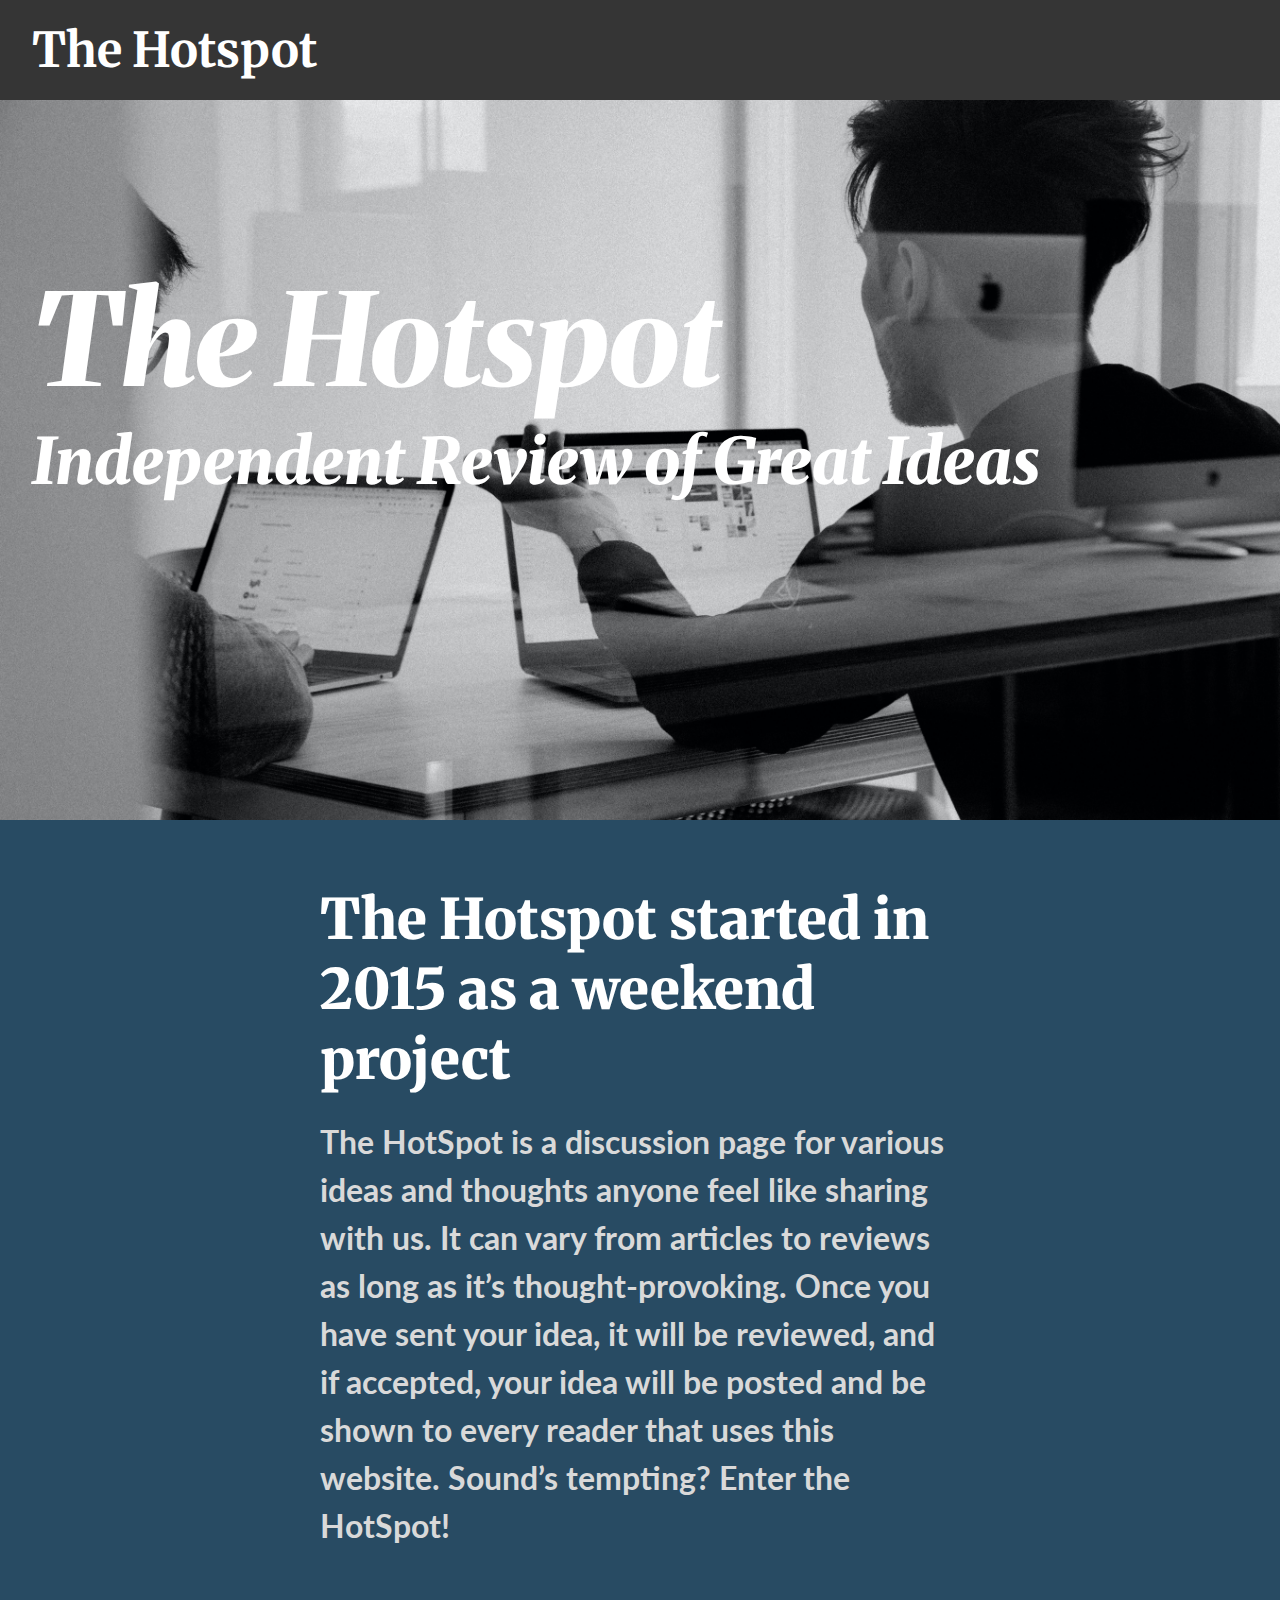
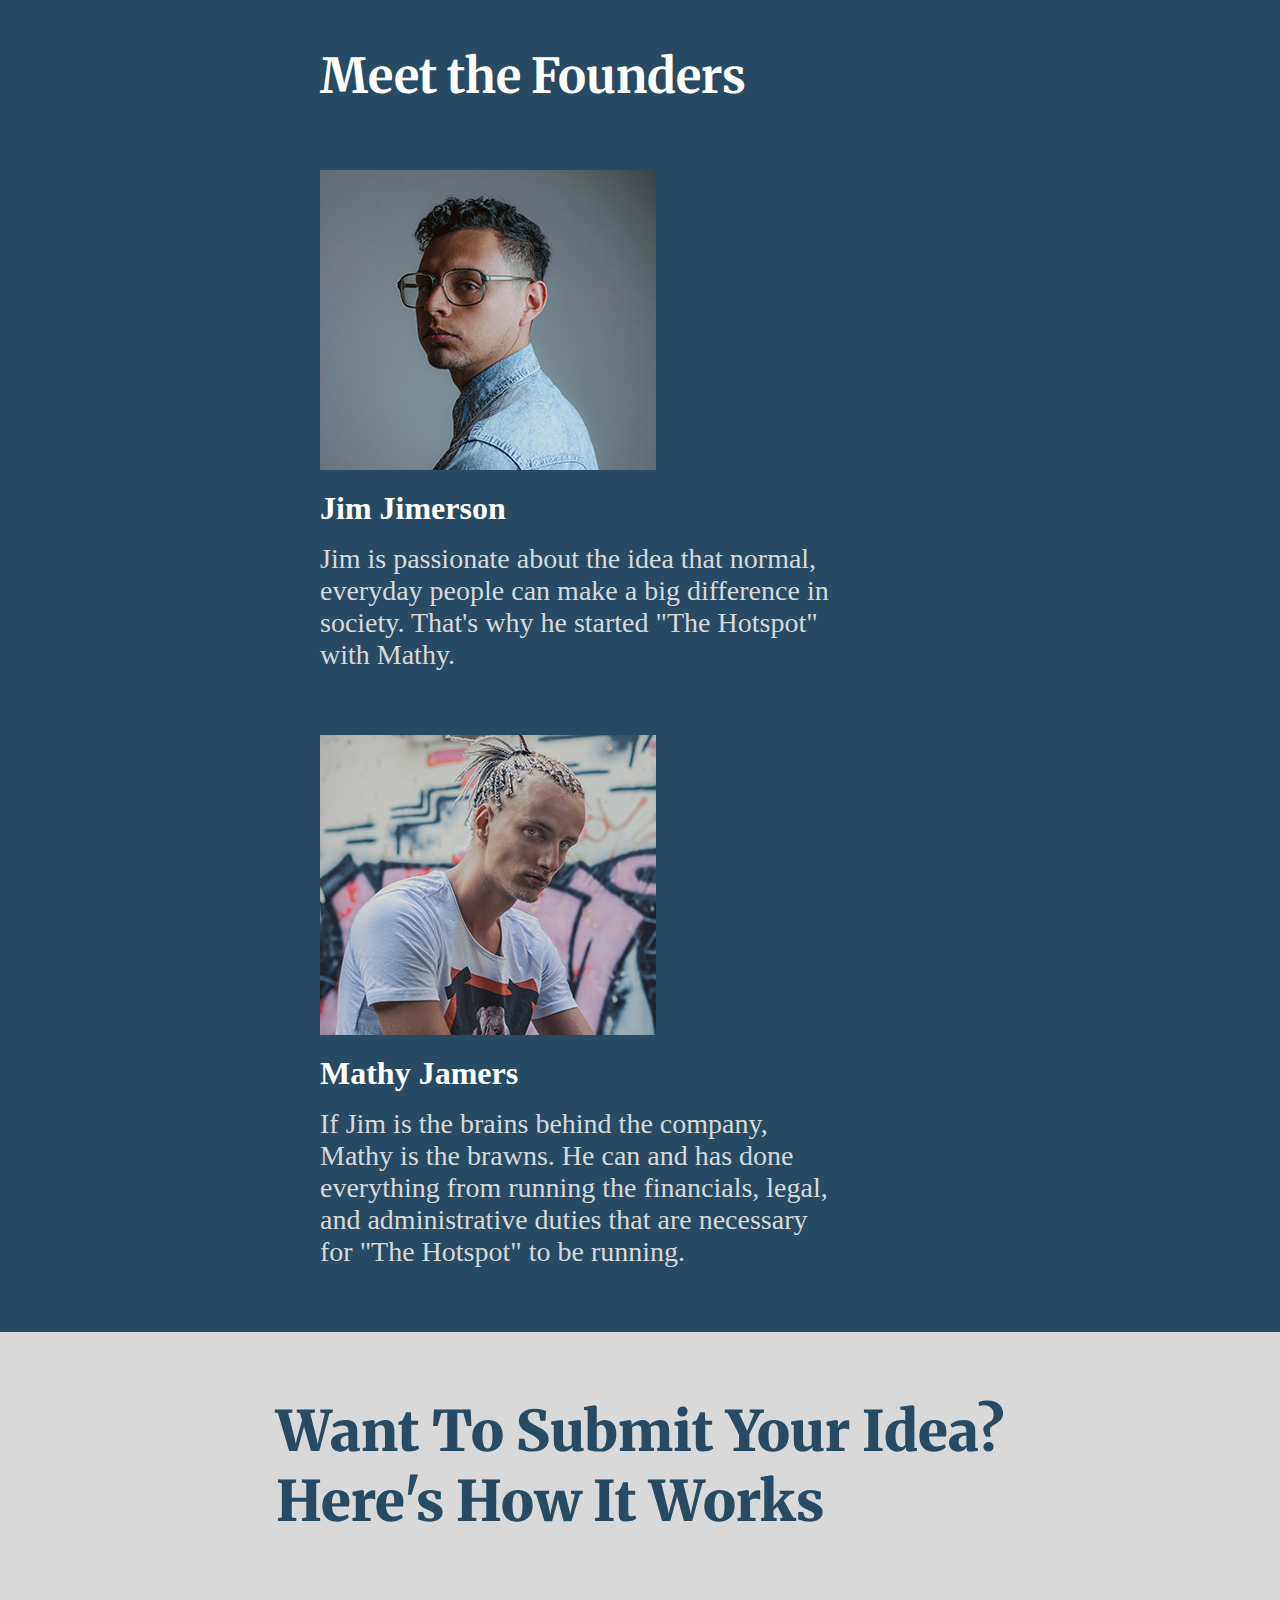
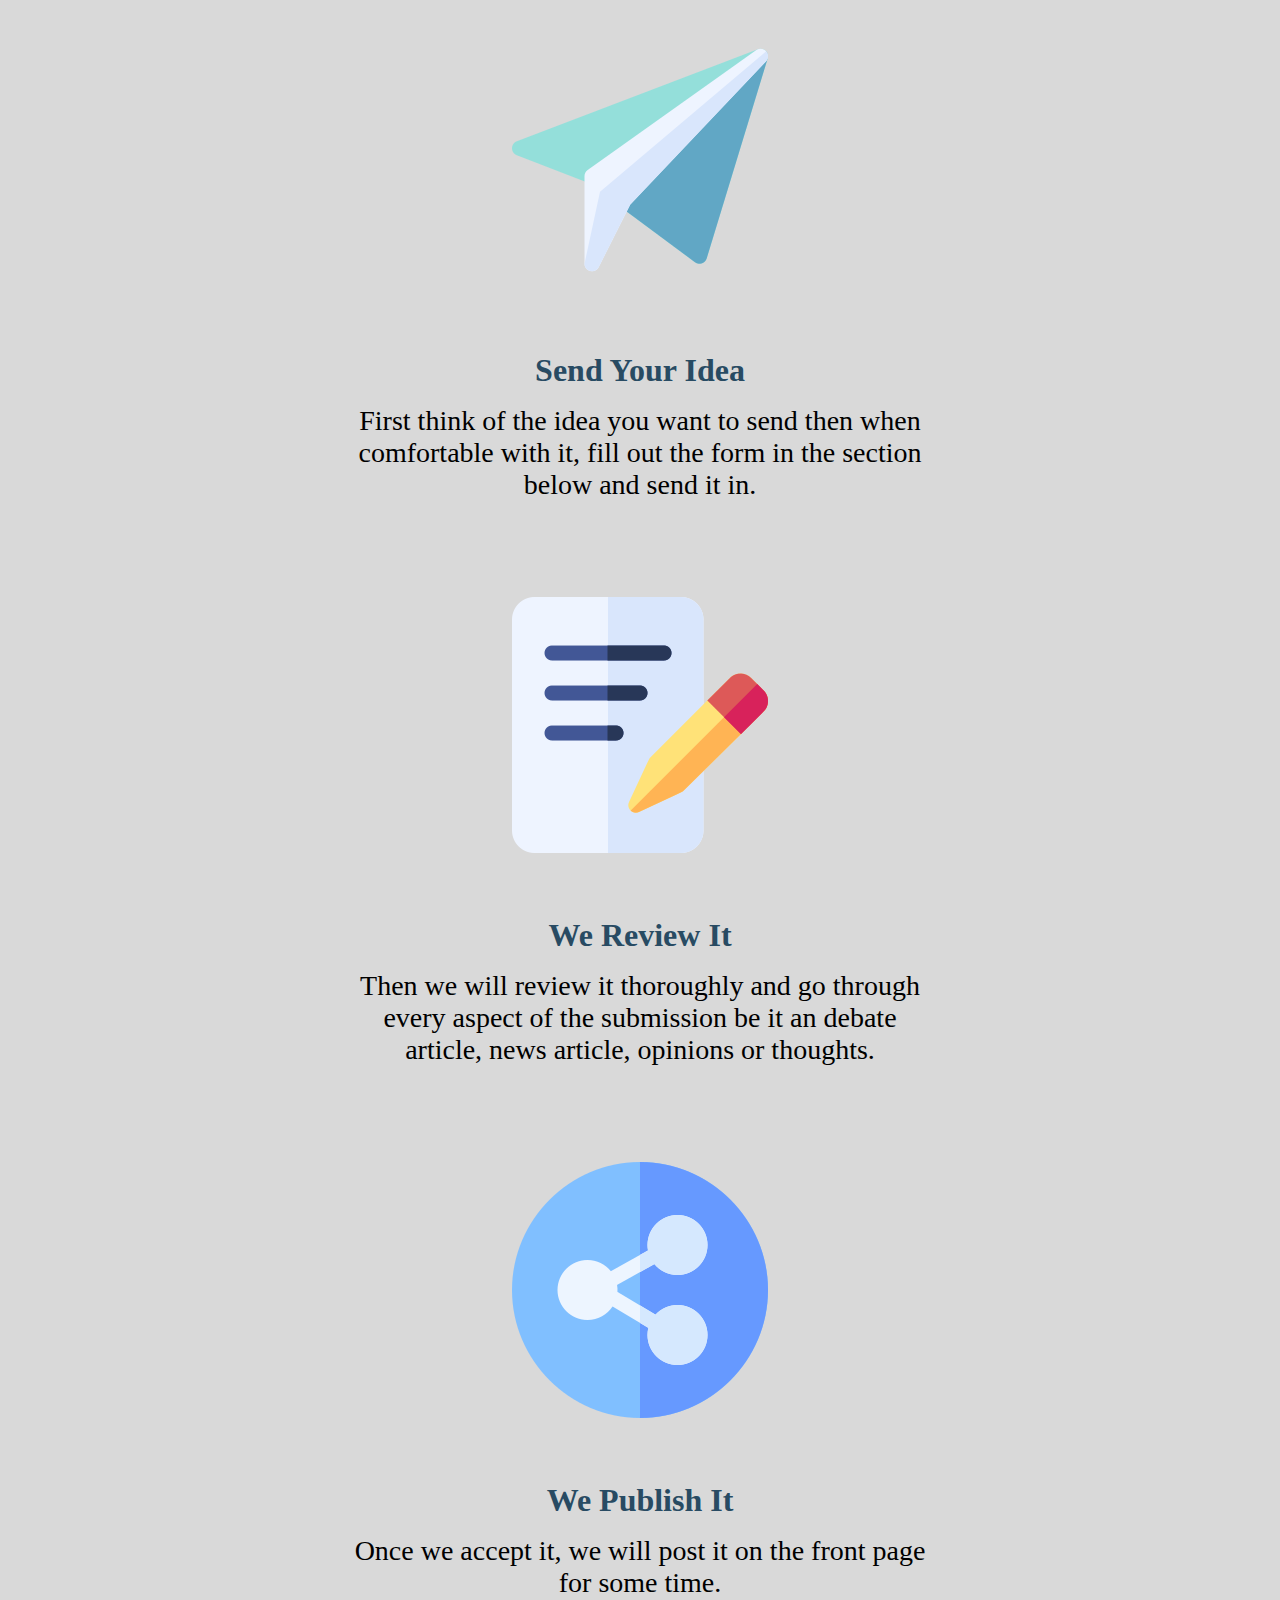
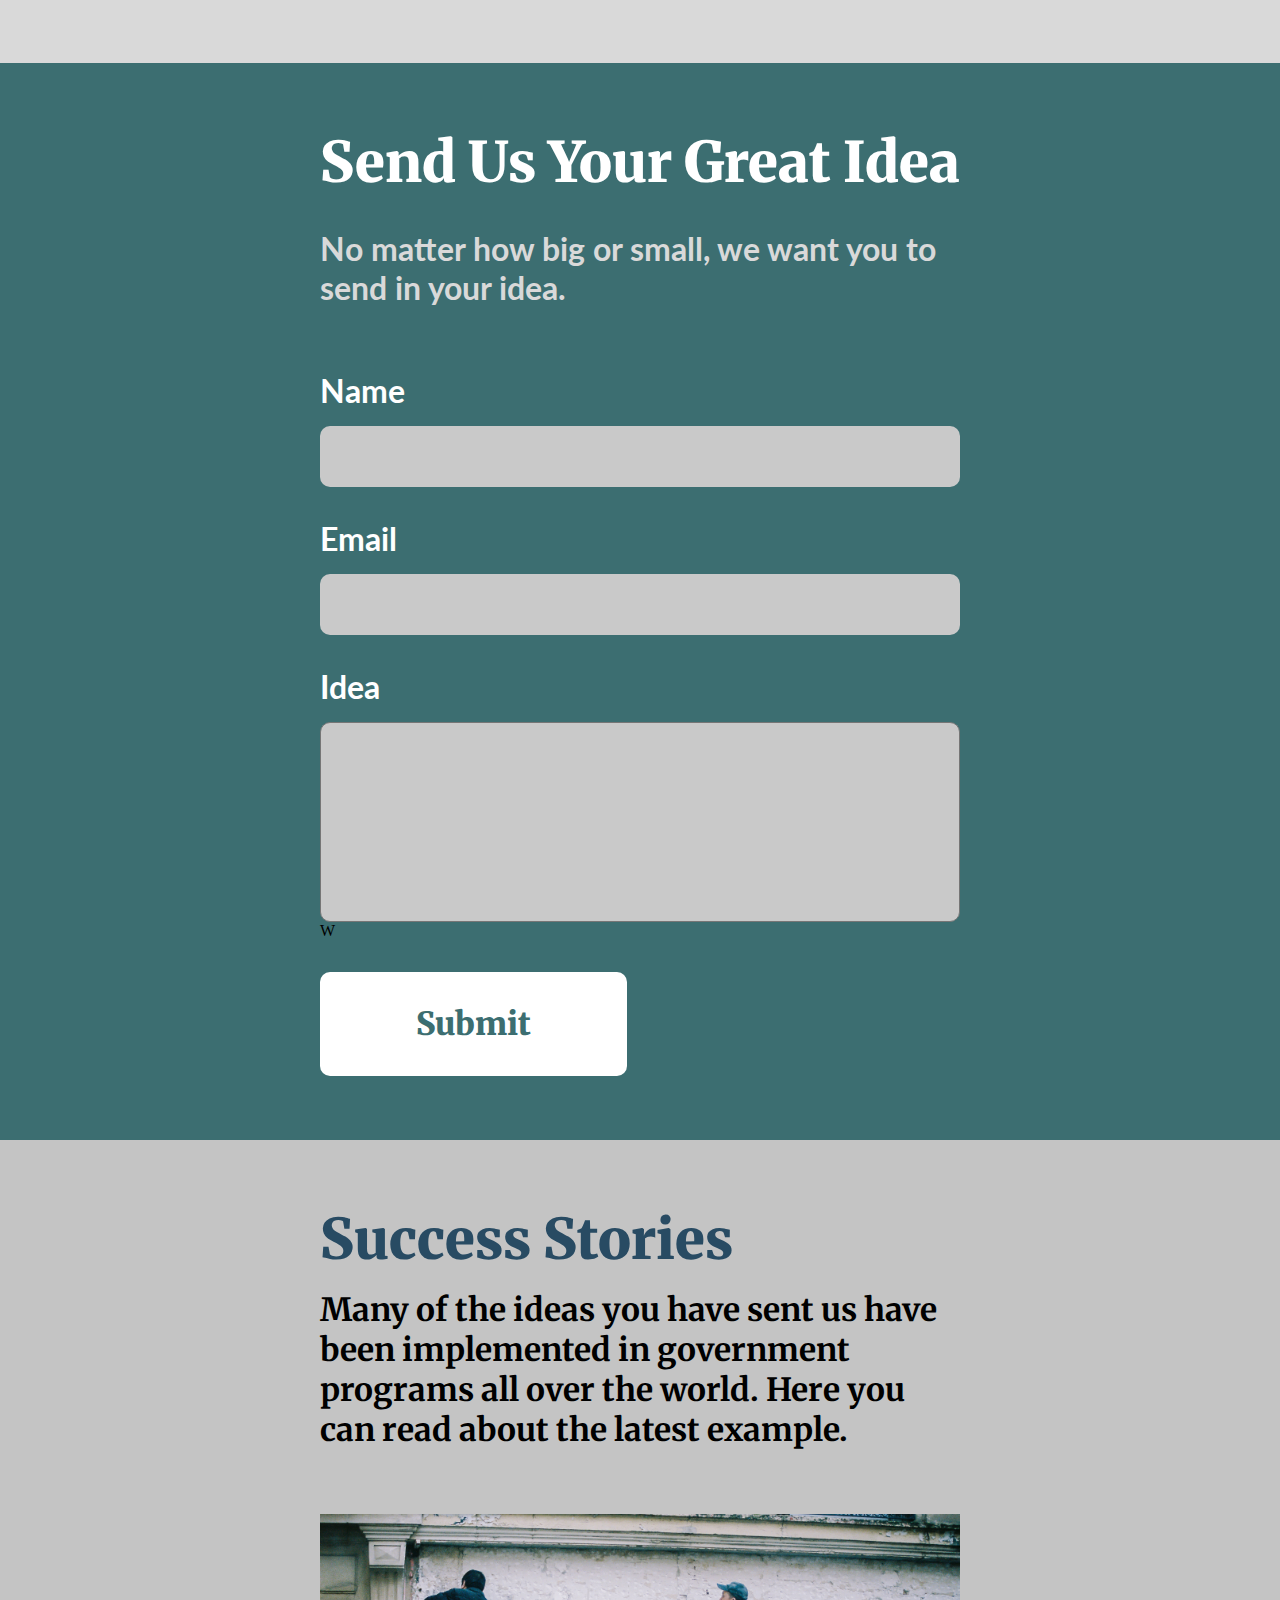
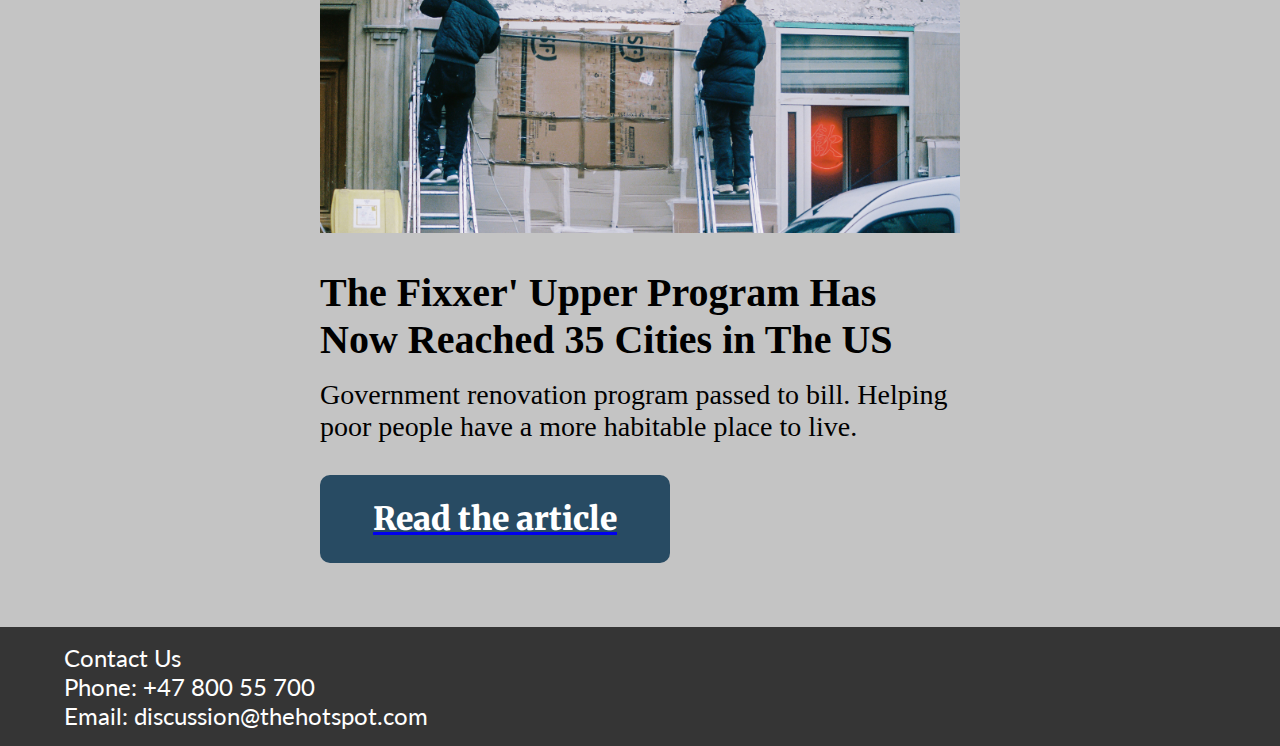
<file: index.html>
<!DOCTYPE html>

<html lang="en">
<head>
    <title>The Hotspot</title>
    <link rel="stylesheet" href="css/style.css">
    <meta charset="UTF-8">
    <meta name="viewport" content="width=device-width" , initial-scale="1.0">
    <!--Heading font-->
    <link href="https://fonts.googleapis.com/css2?family=Merriweather:ital,wght@0,900;1,400;1,700;1,900&display=swap"
        rel="stylesheet">
    <!--Paragraph font-->
    <link href="https://fonts.googleapis.com/css2?family=Lato&display=swap" rel="stylesheet">


</head>



<body>

<!--NAVIGATION-->



<header>
    <h2>The Hotspot</h2>
<nav>
    <ul>
    <li><a href="#hero-image-container">About us</a></li>
    <li><a href="#founders-container">Our story</a></li>
    <li><a href="#submit-container">How it works</a></li>
    <li><a href="#send-idea-container">Submit your idea</a></li>
    <li><a href="#success-stories-container">Success stories</a></li>
</ul>
</nav>
</header>


<main>



<!--HERO DISPLAY-->

<div id="hero-image-container">
    <div class="hero-image-text">
        <h1>The Hotspot</h1>
        <h2>Independent Review of Great Ideas<h2>

    </div>


</div>




<!--FOUNDERS CONTAINER-->

<div id="founders-container">
<div class="test-div">
    <h2>The Hotspot started in 2015 as a weekend project</h2>
    <p>The HotSpot is a discussion page for various ideas and thoughts anyone feel like sharing with us. It can vary from
    articles to reviews as long as it’s thought-provoking. Once you have sent your idea, it will be reviewed, and if
    accepted, your idea will be posted and be shown to every reader that uses this website. Sound’s tempting? Enter the
    HotSpot!</p>
    <h3 class="meet-founders">Meet the Founders</h3>

<div class="founders-image-container">
    <figure>
        <img class="founder-image-2" src="images/founder-1-lg.jpg" alt="picture-of-founder-1">
        <figcaption class="founders-name-1">Jim Jimerson</figcaption>
        <figcaption class="founders-description-1">Jim is passionate about the idea that normal, everyday people can make a big difference in society. That's why he started "The Hotspot" with Mathy. </figcaption>


    </figure>

    <figure>
        <img class="founder-image-2" src="images/founder-2-lg.jpg" alt="picture-of-founder-2">
        <figcaption class="founders-name-2">Mathy Jamers</figcaption>
        <figcaption class="founders-description-2">If Jim is the brains behind the company, Mathy is the brawns. He can and has done everything from running the financials, legal, and administrative duties that are necessary for "The Hotspot" to be running.</figcaption>


    </figure>
    </div>
    </div>
</div>




<!--SUBMIT YOUR IDEA-->

<div id="submit-container">
    <h2>Want To Submit Your Idea? <br/> Here's How It Works</h2>
<div class="submit-steps-container">
    <div class="submit-1-container">
<figure>
    <img class="submit-image-1" src="icons/send-256.png" alt="icon-of-airplane-to-indicate-submission-of-idea">
    <figcaption class="submit-name-1">Send Your Idea</figcaption>
    <figcaption class="submit-description-1">First think of the idea you want to send then when comfortable with it, fill out the form in the section below and send
    it in.</figcaption>
</figure>
</div>

<div class="submit-2-container">
<figure>
    <img    class="submit-image-2" src="icons/review-256png.png" alt="icon-of-notebook-to-indicate-review-process-of-ideas">
    <figcaption class="submit-name-2">We Review It</figcaption>
    <figcaption class="submit-description-2">Then we will review it thoroughly and go through every aspect of the submission be it an debate article, news article,
    opinions or thoughts.</figcaption>
</figure>
</div>

<div class="submit-3-container">
<figure>
    <img class="submit-image-3" src="icons/share-256.png" alt="icon-of-social-media-sharing-to-indicate-publishing-of-ideas">
    <figcaption class="submit-name-3">We Publish It</figcaption>
    <figcaption class="submit-description-3">Once we accept it, we will post it on the front page for some time.</figcaption>
</figure>
</div>


</div>
</div>






<!--SEND YOUR IDEA-->

<div id="send-idea-container">

<div class="form-headings">
    <h2>Send Us Your Great Idea</h2>
    <p>No matter how big or small, we want you to send in your idea.</p>

</div>

<form action="idea-submissions.html" method="GET" class="form-container">

<div class="contact-container">

<div class="name-container">
    <label for="name">Name</label>
    <input name="name" id="name" type="text" required>
</div>

<div class="email-container">
    <label for="email">Email</label>
    <input name="email" id="email" type="email" required>
</div>

</div>

<div class="idea-container">
    <label for="idea">Idea</label>
    <textarea id="idea" required ></textarea>
W
</div>

    <div class="button-container">
<button class="idea-button">Submit</button>

</div>
</form>
</div>


<!--SUCCESS STORIES-->

<div id="success-stories-container">
    <div class="success-stories-content">
        <div class="success-stories-content-left">
    <h2>Success Stories</h2>
    <h3>Many of the ideas you have sent us have been implemented in government programs all over the world. Here you can read about the latest example.</h3>
<figure>
    <img src="images/success story picture 1.jpg" alt="image-of-workers-renovating-house-as-cover-photo-for-article">
    <figcaption class="article-heading">The Fixxer' Upper Program Has Now Reached 35 Cities in The US</figcaption>
    <figcaption class="article-description">Government renovation program passed to bill. Helping poor people have a more habitable place to live.</figcaption>
</figure>
<div class="article-button-container">
<a class="article-link" href="pages/article.html"><button type="submit" class="article-button">Read the article</button></a>
    </div>
</div>

</div>
</div>


<footer>
    <p>Contact Us</p>
    <p>Phone: +47 800 55 700</p>
    <p>Email: discussion@thehotspot.com</p>
</footer>








</main>
</body>






</html>
</file>
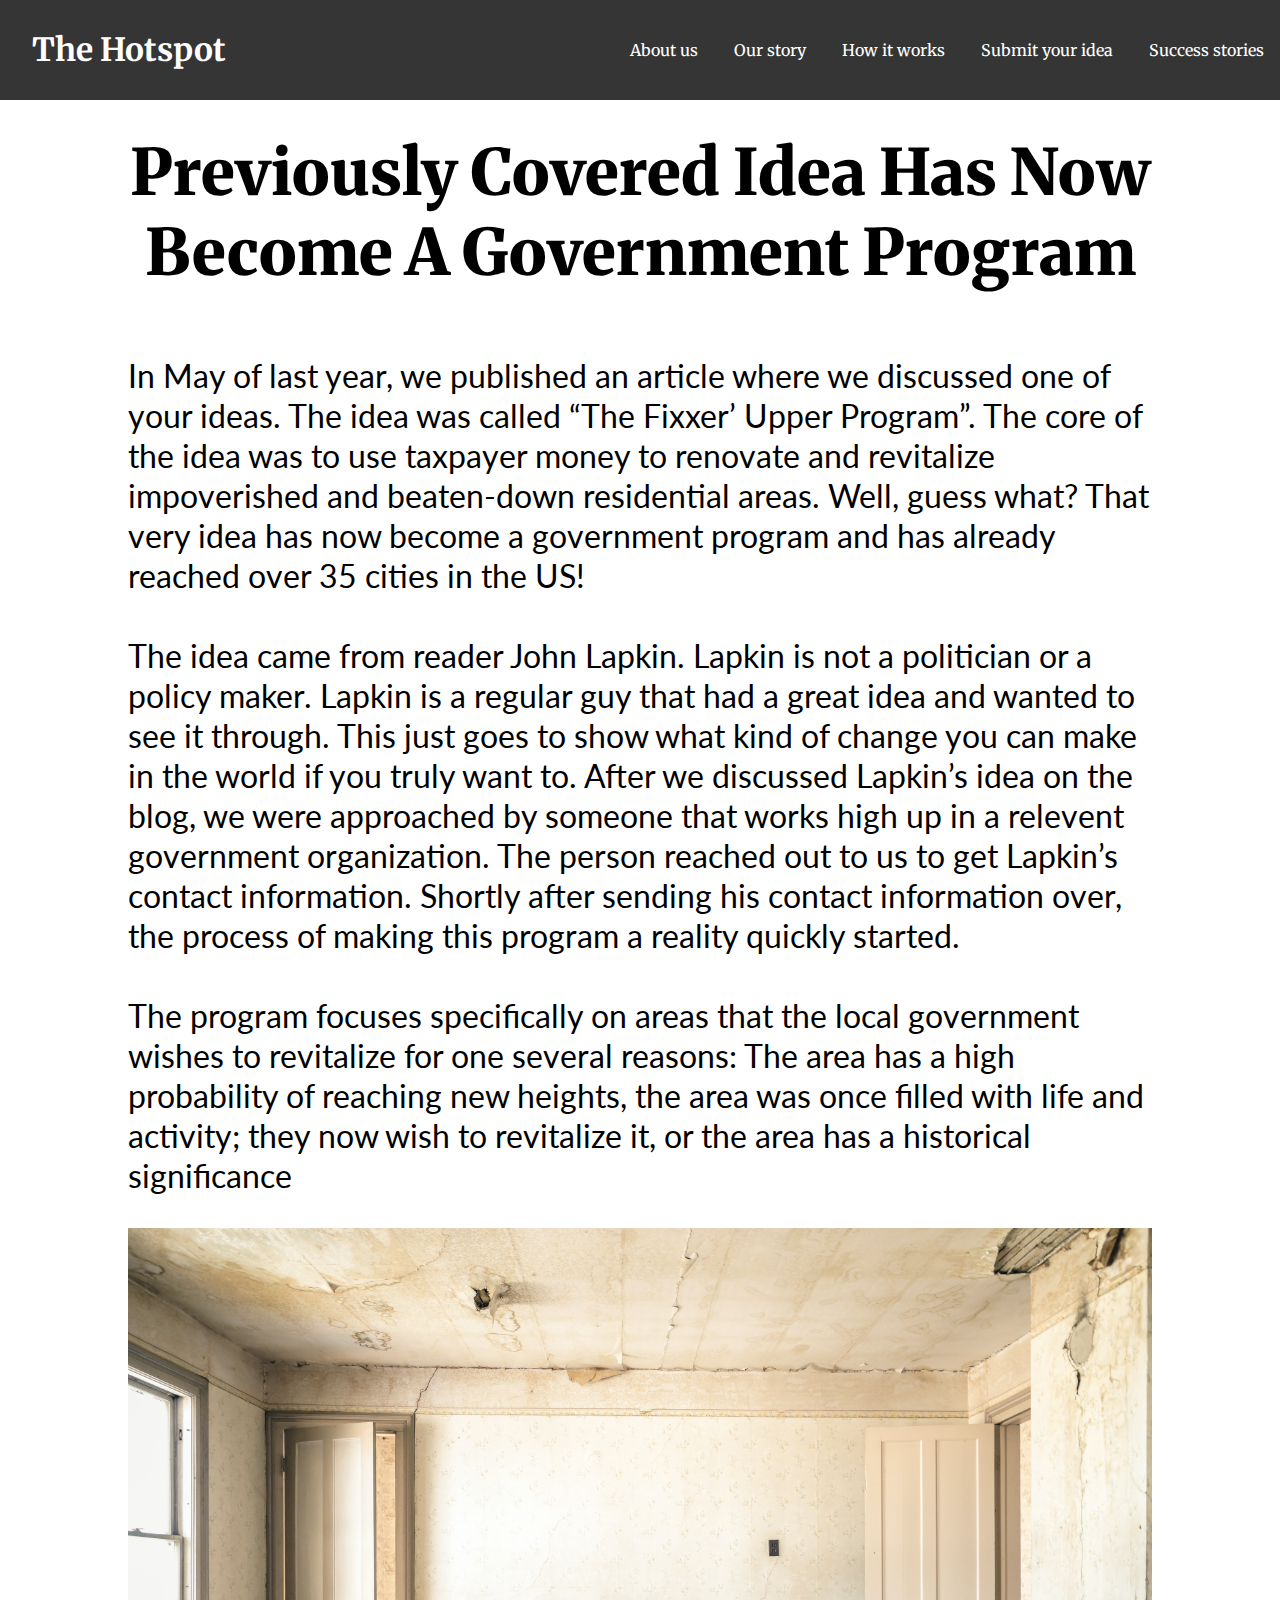
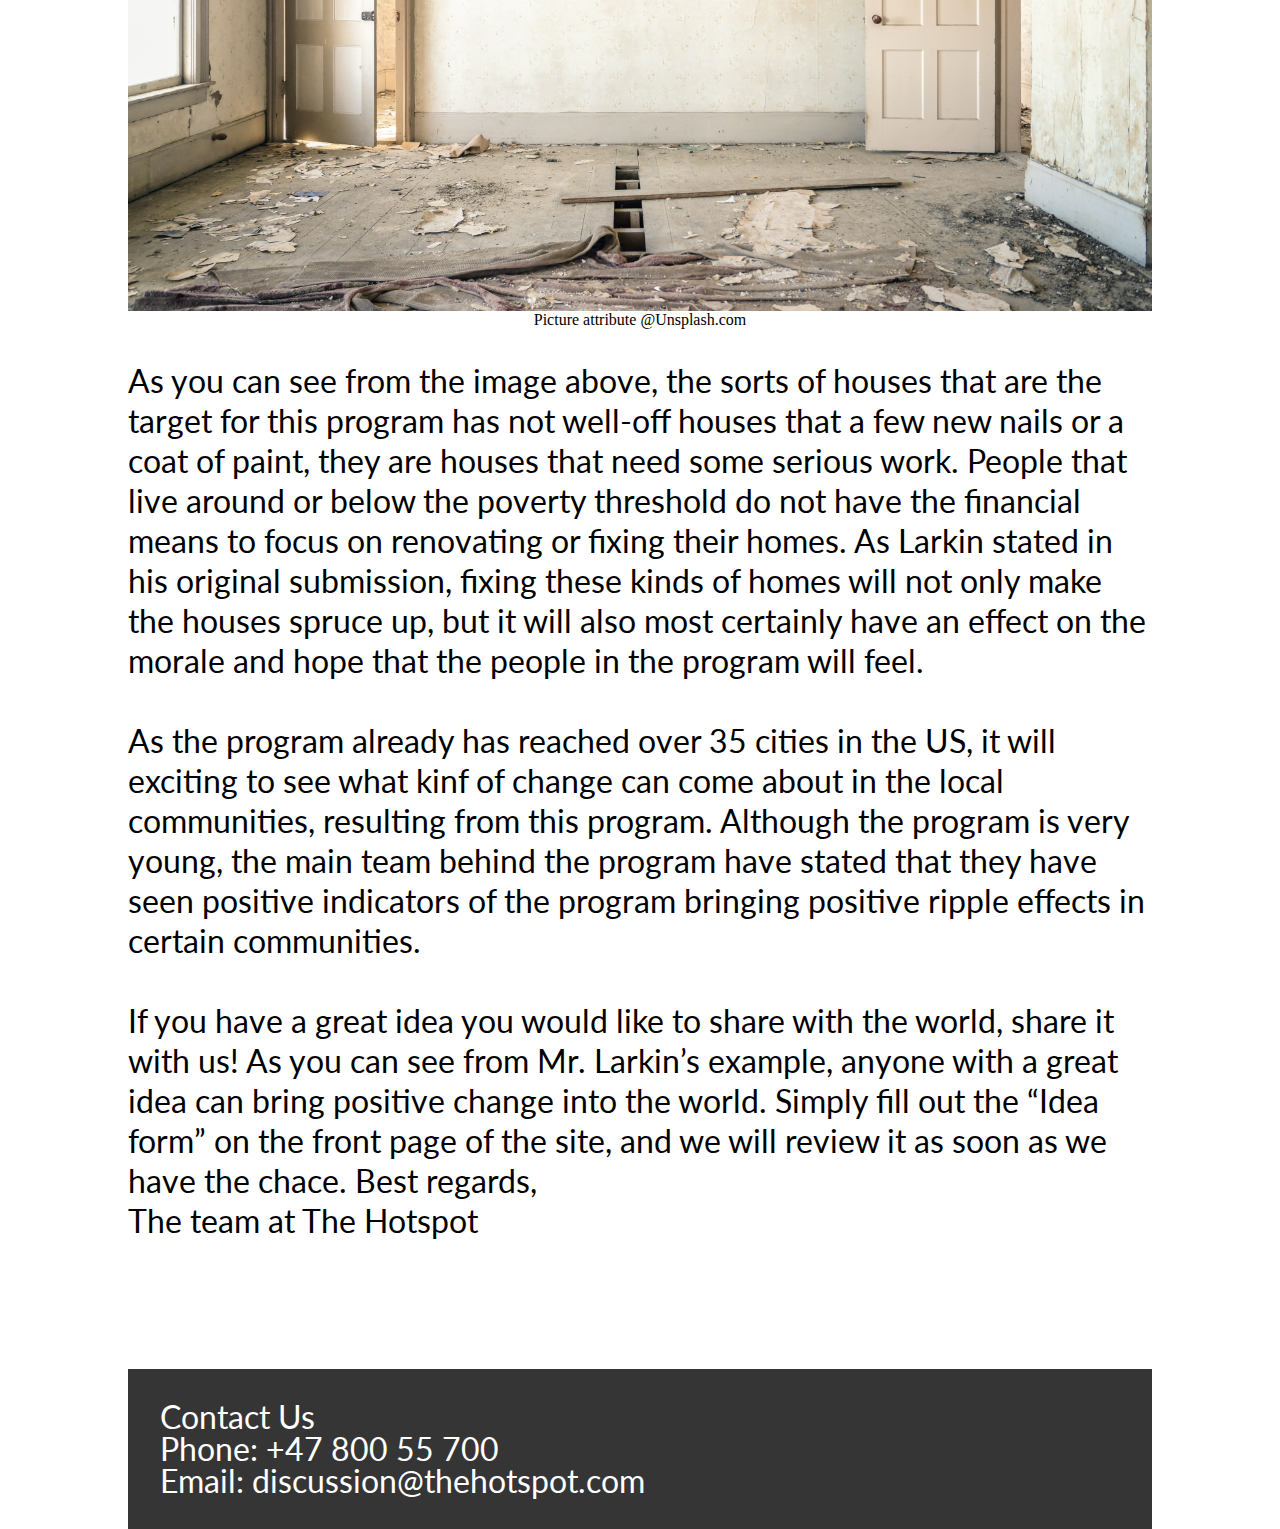
<file: pages/article.html>
<!DOCTYPE html>
<html lang="en">
<head>
    <title>Exciting new government program</title>
    <link rel="stylesheet" href="../css/article.css">
    <meta charset="UTF-8">
    <meta name="viewport" content="width=device-width" , initial-scale="1.0">
    <!--Heading font-->
    <link href="https://fonts.googleapis.com/css2?family=Merriweather:ital,wght@0,900;1,400;1,700;1,900&display=swap"
        rel="stylesheet">
    <!--Paragraph font-->
    <link href="https://fonts.googleapis.com/css2?family=Lato&display=swap" rel="stylesheet">


</head>
<body>



<header>
    <h2>The Hotspot</h2>
    <nav>
        <ul>
            <li><a href="/index.html#hero-image-container">About us</a></li>
            <li><a href="/index.html#founders-container">Our story</a></li>
            <li><a href="/index.html#submit-container">How it works</a></li>
            <li><a href="/index.html#send-idea-container">Submit your idea</a></li>
            <li><a href="/index.html#success-stories-container">Success stories</a></li>
        </ul>
    </nav>
</header>



<main>
<div class="article-container-div">


<article>

<h1>Previously Covered Idea Has Now Become A Government Program</h1>
<p class="paragraph1">
In May of last year, we published an article where we discussed one of your ideas. The idea was called “The Fixxer’
Upper Program”. The core of the idea was to use taxpayer money to renovate and revitalize impoverished and beaten-down
residential areas. Well, guess what? That very idea has now become a government program and has already reached over 35
cities in the US!
<br>
<br>
The idea came from reader John Lapkin. Lapkin is not a politician or a policy maker. Lapkin is a regular guy that had a
great idea and wanted to see it through. This just goes to show what kind of change you can make in the world if you
truly want to. After we discussed Lapkin’s idea on the blog, we were approached by someone that works high up in a
relevent government organization. The person reached out to us to get Lapkin’s contact information. Shortly after
sending his contact information over, the process of making this program a reality quickly started.
<br>
<br>
The program focuses specifically on areas that the local government wishes to revitalize for one several reasons:
    The area has a high probability of reaching new heights,
    the area was once filled with life and activity; they now wish to revitalize it, or
    the area has a historical significance



</p>

<img src="../images/article image.jpg" alt="picture-of-run-down-apartment">
<figcaption class="article-image-caption">Picture attribute @Unsplash.com</figcaption>


<p class="paragraph2">
    As you can see from the image above, the sorts of houses that are the target for this program has not well-off houses
    that a few new nails or a coat of paint, they are houses that need some serious work. People that live around or below
    the poverty threshold do not have the financial means to focus on renovating or fixing their homes. As Larkin stated in
    his original submission, fixing these kinds of homes will not only make the houses spruce up, but it will also most
    certainly have an effect on the morale and hope that the people in the program will feel.
    <br>
    <br>
    As the program already has reached over 35 cities in the US, it will exciting to see what kinf of change can come about
    in the local communities, resulting from this program. Although the program is very young, the main team behind the
    program have stated that they have seen positive indicators of the program bringing positive ripple effects in certain
    communities.
    <br>
    <br>
    If you have a great idea you would like to share with the world, share it with us! As you can see from Mr. Larkin’s
    example, anyone with a great idea can bring positive change into the world. Simply fill out the “Idea form” on the front
    page of the site, and we will review it as soon as we have the chace. Best regards,
    <br>
    The team at The Hotspot


</p>


</article>













<footer>
  <!--
    <p>Contact Us</p>
    <p>Phone: +47 800 55 700</p>
    <p>Email: discussion@thehotspot.com</p>
  -->
  <!--<pre>-->
        <p>Contact Us</p>
        <p>Phone: +47 800 55 700</p>
        <p>Email: discussion@thehotspot.com</p>
 <!--- </pre> -->
</footer>
</div>
</main>

</body>
</html>
</file>
<file: css/style.css>
html {
  box-sizing: border-box;

}

html,body{
    overflow-x: hidden;
}


*, *:before, *:after {
    box-sizing: inherit;
    padding: 0;
    margin: 0;
}




h1, h2, h3, h4 {
    font-family: 'Merriweather', serif;

}

p {
    font-family: 'Lato', sans-serif;
    color: #D9D9D9;
}


/* NAV BAR */

header {
    height: 100px;
    background-color: #353535;
    display: flex;
    justify-content: space-between;
    align-items: center;
}

header h2 {
    cursor: pointer;
    padding: 0 2rem 0;
    color: white;
    font-size: 3rem;
}


nav {

}


ul li {
    list-style: none;
    display: inline-block;
}

ul li a {
    color: white;
    text-decoration: none;
    padding: 0 40px 20px 0;
    transition: all 0.3s ease 0s;
    font-family: 'Merriweather', serif;
    font-weight: 400;
    font-size: 1.5rem;
}

ul li a:hover {
    color: #3C6E71;
    text-decoration: none;
    padding: 0 20px 20px 0;
    transition: all 0.3s ease 0s;
}

/* HERO DISPLAY */

#hero-image-container {
    background-image: url(../images/hero-image.jpg);
    background-repeat: no-repeat;
    background-size: cover;
    height: 80vh;
}

.hero-image-text h1 {
    font-style: italic;
    font-weight: 900;
    font-size: 8rem;
    color: white;
}

.hero-image-text h2 {
    font-style: italic;
    font-weight: 900;
    font-size: 4rem;
    display: flex;
    color: white;
    align-items: center;
}

.hero-image-text {
    display: flex;
    flex-direction: column;
    justify-content: center;
    padding: 10rem 2rem 0;


}





/* FOUNDERS */

#founders-container {
    background-color: #284B63;
    display: flex;
    flex-direction: column;
    align-items: center;


}


.form-headings  {
    width: 50%;
    margin: 0 auto;
}

.test-div {
    width: 50%;
    display: flex;
    flex-direction: column;

    justify-content: center;;
}


#founders-container h2 {
    font-weight: 900;
    font-size: 3.5rem;
    display: flex;
    text-align: left;
    padding: 4rem 0 0.5rem;

    color: white;
}

#founders-container p {
    font-weight: 700;
    font-size: 2rem;

    padding: 1rem 0rem 2rem;
    line-height: 3rem;
    text-align: left;

}

#founders-container h3 {
    font-weight: 700;
    font-size: 3rem;
    display: flex;
    justify-content: flex-start;

    padding: 4rem 0rem 2rem;
    color: white;
}


.founders-image-container {
    display: flex;

    justify-content: center;

}

.founders-image-container img {
    padding: 2rem 0 0;
}

.founders-name-1  {
    font-weight: 700;
    font-size: 2rem;
    padding: 1rem 0 0.5rem;
    color: white;

}

.founders-description-1 {
    font-size: 1.75rem;
    padding: 0.5rem 0 2rem;
    color: #D9D9D9;
}


.founders-name-2  {
    font-weight: 700;
    font-size: 2rem;
    padding: 1rem 0 0.5rem;
    color: white;

}

.founders-description-2 {
    font-size: 1.75rem;
    padding: 0.5rem 0 4rem;
    color: #D9D9D9;

}


.founders-description-1, .founders-description-2 {
    width: 80%;
}






/* HOW TO SUBMIT */

#submit-container {
    background-color: #D9D9D9;


}

#submit-container h2 {
    display: flex;
    justify-content: center;
    font-weight: 900;
    font-size: 3.5rem;
    color: #284B63;
    padding: 4rem 0 4rem;
}

.submit-steps-container {
    display: flex;
    margin: 0 auto;
    width: 50%;

}


.submit-steps-container img {
    display: flex;
    justify-content: center;
}

.submit-1-container, .submit-2-container, .submit-3-container {
    flex: 1;

}



.submit-name-1, .submit-name-2, .submit-name-3 {
    font-weight: 900;
    font-size: 2rem;
    color: #284B63;
    display: flex;
    justify-content: center;

}

.submit-description-1, .submit-description-2, .submit-description-3 {
    font-size: 1.75rem;
    padding: 1rem 2rem 4rem;
    display: flex;
    justify-content: center;
    text-align: center;


}

.submit-image-1, .submit-image-2, .submit-image-3 {
    display: block;
    margin: 0 auto;
    padding: 2rem 0 4rem;
}





/* SEND YOUR IDEA */

#send-idea-container {
    display: flex;
    flex-direction: column;
    justify-content: center;
    background-color: #3C6E71;


}

.form-headings h2 {
    font-weight: 900;
    font-size: 3.5rem;
    color: white;
    display: flex;
    justify-content: flex-start;
    padding: 4rem 0 2rem;
}

.form-headings p {
    font-weight: 700;
    font-size: 2rem;
    padding: 0;
    display: flex;
    justify-content: flex-start;

}

.form-container {
    display: block;
    justify-content: center;
    width: 50%;
    margin: 0 auto;
    padding: 2rem 0 0;

}

.contact-container {
    display: flex;

}

.name-container, .email-container, .idea-container {
    display: flex;
    flex-direction: column;
    width: 100%;
}

.email-container {
    align-items: flex-start;
}
.email-container input {
  width: 100%;
}

.name {
    align-items: flex-start;
}

input {
    padding: 3rem;
    width: 95%;
    flex-grow: 1;
    border: none;
    background-color: #c9c9c9;
    border-radius: 10px;



}

input[type="text"], input[type="email"], textarea {
    padding: 1rem;
    font-family: 'Lato', sans-serif;
    font-size: 1.5rem;

}


textarea {
    width: 100%;
    height: 200px;
    resize: none;
    background-color: #c9c9c9;
    border-radius: 10px;
    
}

label {
    font-family: 'Lato', sans-serif;
    color: white;
    font-size: 2rem;
    font-weight: 700;
    padding: 2rem 0 1rem;

}

.button-container {
    padding: 2rem 0 4rem;
}

.idea-button {
    font-size: 2rem;
    padding: 2rem 6rem;
    font-family: 'Merriweather', serif;
    font-weight: 900;
    background-color: white;
    color: #3C6E71;
    border: none;
    border-radius: 10px;
}







/* SUCCESS STORIES */

#success-stories-container {
    background-color: #C4C4C4;
    display: flex;
    justify-content: center;

}

#success-stories-container img {
    width: 100%;
    padding: 4rem 0 1rem;
}

.success-stories-content {
    display: flex;
    flex-direction: column;
    align-items: center;

    width: 50%;

}

.success-stories-content-left {
    diplay: flex;
    align-items: flex-start;

}

.success-stories-content-left h2 {
    font-weight: 900;
    font-size: 3.5rem;
    color: #284B63;
    padding: 4rem 0 1rem;
}

.success-stories-content-left h3 {
    font-weight: 700;
    font-size: 2rem;
    color: black;
}

.article-heading {
    font-weight: 900;
    font-size: 2.5rem;
    color: black;
    padding: 1rem 0 1rem;
}

.article-description {
    font-size: 1.75rem;
    color: black;
    padding: 0 0 1rem;
}

.article-button-container {
    padding: 1rem 0 4rem;
}

.article-button {
    font-size: 2rem;
    padding: 1.5rem;
    font-family: 'Merriweather', serif;
    font-weight: 900;
    background-color: #284B63;
    color: white;
    border: none;
    border-radius: 10px;
    width: 200px;
    display: flex;
    justify-content: center;
    flex-direction: row;
    
    
    
}



.article-button:hover, .idea-button:hover {
    cursor: pointer;
}

.article-link {
    
    
}


button[type="submit"]{
    display: flex;
    width: 350px;

    
}


/* FOOTER */

footer {
    background-color: #353535;
    display: flex;
    flex-direction: column;
    justify-content: center;
    font-size: 1.5rem;
        padding: 1rem 0 1rem;
    font-family: 'Merriweather', serif;
    



}

footer p {
    margin: 0;
    color: white;
    width: 50%;
    margin: 0 auto;
}



/* MEDIA QUERIES */
@media only screen and (min-width: 1750px) {
    #submit-container br {
      display: none;
    }
}

@media only screen and (max-width: 1750px) {
    .founders-image-container {
      display: flex;
      flex-direction: column;
    }
    .submit-steps-container {
      display: flex;
      flex-direction: column;
    }
    .contact-container {
      display: flex;
      flex-direction: column;
    }
    .name-container input {
      width: 100%;
    }
}
@media only screen and (max-width: 1400px) {
  header nav {
    display: none;
  }

footer {
    
}

  footer p {
      width: 90%;
      
  }
}
@media only screen and (max-width: 1100px) {
    .form-headings h2 {
      display: flex;
      flex-direction: row;
      justify-content: flex-start;
      
    }
    .form-headings p {
      display: flex;
      flex-direction: row;
      justify-content: flex-start;
      
    }
    #submit-container h2 {
      padding: 4rem 5rem 4rem;
    }
    .form-container {
      width: 95%;
    }

    .form-headings {
        width: 95%;
        margin: 0 auto;
    }

    
    .founders-image-container img {
      width: 80%;
    }

      #founders-container h2 {
        font-size: 4rem;
    }

    #founders-container p {
        font-size: 2rem;
        line-height: 3rem;
    }


    #founders-container h3 {
        font-size: 3.5rem;
        padding: 4rem 0 3rem;
        
    }

    .founders-name-1, .founders-name-2 {
        font-size: 3rem;
    }

    .founders-description-1, .founders-description-2 {
        font-size: 2.5rem;
    }


    .submit-name-1, .submit-name-2, .submit-name-3 {
        font-weight: 900;
        font-size: 3rem;
    }

    .submit-description-1, .submit-description-2, .submit-description-3 {
        font-size: 2.75rem;
        padding: 1rem 2rem 4rem;
    }
 
    .article-button {
      display: flex;
      justify-content: center;
      align-items: center;
    }
    .article-description {
      font-size: 2.75rem;
    }
    .test-div {
      width: 90%
    }
    .submit-steps-container {
      width: 90%
    }
    .success-stories-content {
      width: 90%
    }

    button[type="submit"]{
    display: flex;
    width: 350px;
    font-size: 1.5rem;

    
}

}
@media only screen and (max-width: 820px) {
   

    .hero-image-text h1 {
        font-size: 5.5rem;
    }
    .hero-image-text h2 {
        font-size: 3rem;
        padding: 1rem 3rem 0 0;
    }


    button[type="submit"]{
    display: flex;
    width: 300px;
    font-size: 1.5rem;

    
}


@media only screen and (max-width: 710px) {
    
    
    header h2 {
        font-size: 2rem;
    }
    
    .hero-image-text h1 {
        font-size: 4rem;
    }
    .hero-image-text h2 {
        font-size: 2.5rem;
    }

    #founders-container h2 {
        font-size: 2.5rem;
    }

    #founders-container p {
        font-size: 1.25rem;
        line-height: 1.75rem;
    }


    #founders-container h3 {
        font-size: 2.5rem;
        padding: 2rem 0 1rem;
        
    }

    .founders-name-1, .founders-name-2 {
        font-size: 2.5rem;
    }

    .founders-description-1, .founders-description-2 {
        font-size: 1.5rem;
    }

    #submit-container h2 {
        font-size: 2.5rem;
        padding: 2rem 0rem 2rem;
        text-align: center;
        
    }


    .submit-name-1, .submit-name-2, .submit-name-3 {
        font-size: 2rem;
    }

    .submit-description-1, .submit-description-2, .submit-description-3 {
        font-size: 2rem;
    }

    .form-headings {
        width: 95%;
        margin: 0 auto;
    }

    .form-headings h2 {
        font-size: 2.5rem;
 
    }

    .form-headings p {
        font-size: 1.5rem;
        
    }

    .idea-button {
        font-size: 1.25rem;
        padding: 1.5rem;
        width: 250px;
    }


    label {
        font-size: 1.5rem;
    }

    .success-stories-content h2 {
        font-size: 2.5rem;
    }

    .success-stories-content h3 {
        font-size: 1.5rem;
    }

    .article-heading {
        font-size: 1.75rem;
    }

    .article-description {
        font-size: 1.5rem;
    }

   button[type="submit"]{
    display: flex;
    width: 250px;
    font-size: 1.25rem;

    
}
}






}
@media only screen and (max-width: 550px) {

    header {
        height: 60px;
    }

    header h2 {
        font-size: 1rem;
        padding: 1rem;
    }

    #hero-image-container {
        max-height: 50vh;
    }

    .hero-image-text {
        display: flex;
        padding: 4rem 1rem 0;
    }

    .hero-image-text h1 {
        font-size: 2.75rem;
        padding: 0;
    }
    .hero-image-text h2 {
        font-size: 2rem;
        padding: 0.5rem 0 0;
    }


    #founders-container h3 {
        padding: 2rem 0 0;
        font-size: 2.25rem;
        
    }


    .submit-steps-container img {
      height: 250px;
      width: 150px;
    }
    .idea-button {
      display: flex;
      justify-content: center;
      align-items: center;
      height: 5px;
      width: 10px;
    }

    .idea-button {
          width: 200px;
    font-size: 1rem;
    padding: 2rem;

    }

    #submit-container h2 {
    display: flex;
    width: 95%;
    margin: 0 auto;
    font-weight: 900;
    font-size: 2.5rem;
    padding: 4rem 0 2rem;
}

    .submit-description-1, .submit-description-2, .submit-description-3 {
        font-size: 1.75rem;
    }

  
    .article-link {

        padding: 0;
        display: inline-block;
    }
 
button[type="submit"]{
    display: flex;
    width: 200px;
    font-size: 1rem;

    
}

    footer p {
        font-size: 1rem;
    }


}

}
</file>
<file: css/article.css>
html {
  box-sizing: border-box;
    
}
html,body{
    overflow-x: hidden;
}

*, *:before, *:after {
    box-sizing: inherit;
    padding: 0;
    margin: 0;
}




h1, h2, h3, h4 {
    font-family: 'Merriweather', serif;

}

p {
    font-family: 'Lato', sans-serif;
    color: #D9D9D9;
}


/* NAV BAR */

header {
    height: 100px;
    background-color: #353535;
    display: flex;
    justify-content: space-between;
    align-items: center;
}

header h2 {
    cursor: pointer;
    padding: 0 2rem 0;
    color: white;
    font-size: 3rem;
}


nav {

}


ul li {
    list-style: none;
    display: inline-block;
}

ul li a {
    color: white;
    text-decoration: none;
    padding: 0 40px 20px 0;
    transition: all 0.3s ease 0s;
    font-family: 'Merriweather', serif;
    font-weight: 400;
    font-size: 1.5rem;
}

ul li a:hover {
    color: #3C6E71;
    text-decoration: none;
    padding: 0 20px 20px 0;
    transition: all 0.3s ease 0s;
}



/* ARTICLE STYLING */
article {
    display: flex;
    flex-direction: column;
    padding: 0 0 4rem;
}



h1 {
    font-size: 5rem;
    font-weight: 900;
    width: 50%;
    margin: 0 auto;
    text-align: center;
    padding: 6rem 0 0;
}

p  {
    color: black;
    width: 33%;
    margin: 0 auto;
    padding: 4rem 0 0;
    font-size: 1.5rem;
    line-height: 2.5rem;
}

article img {
    width: 33%;
    padding: 2rem 0 0;
    margin: 0 auto;

}

.article-image-caption {
    width: 33%;
    margin: 0 auto;
    text-align: center;
}


/* FOOTER */

footer {
    background-color: #353535;
    display: flex;
    flex-direction: column;
    justify-content: center;
    align-items: center;
    font-size: 1rem;
    
    padding: 1rem 0 1rem;
    font-family: 'Merriweather', serif;
    



}

footer p {
    margin: 0;
    line-height: 2rem;
    padding: 0;
    color: white;
}







/* MEDIA QUEIRIES */

@media only screen and (max-width: 1600px){
    
    ul li a{
        font-size: 1rem;
        padding: 1rem;
    }

    header h2{
        font-size: 2rem;
    }


    .article-container-div {
        width: 70%;
        margin: 0 auto;
    }

    
    h1 {
        font-size: 4.25rem;
        padding: 3rem 0 4rem;
        width: 100%;
    }


    p {
        width: 100%;
        padding: 0;
        font-size: 2rem;
        line-height: 2.5rem;
    }

    .paragraph2 {
        padding: 2rem 0 4rem;

    }

    article img {
        width: 100%;
    }


    pre {
        font-size: 1.75rem;
        padding: 1rem;
        font-family: 'Merriweather', serif; 
        text-align: left;
        padding: 2rem;
    }


    footer {
        padding: 2rem;
    }








@media only screen and (max-width: 1430px){
    
    ul li a{
        font-size: 1rem;
        padding: 1rem;
    }

    header h2{
        font-size: 2rem;
    }


    .article-container-div {
        width: 80%;
        margin: 0 auto;
    }

    
    h1 {
        font-size: 4rem;
        padding: 2rem 0 4rem;
        width: 100%;
    }


    p {
        width: 100%;
        padding: 0;
        font-size: 2rem;
        line-height: 2.5rem;
    }

    .paragraph2 {
        padding: 2rem 0 4rem;

    }

    article img {
        width: 100%;
    }


    pre {
        font-size: 3rem;
        padding: 0;
        
        text-align: left;
    }



@media only screen and (max-width: 960px){
    
    nav {
        display: none;
    }

    header h2{
        font-size: 2rem;
    }


    .article-container-div {
        width: 90%;
        margin: 0 auto;

    }

    
    h1 {
        font-size: 3rem;
        padding: 2rem 0 4rem;
        width: 100%;
    }


    p {
        width: 100%;
        padding: 0;
        font-size: 1.5rem;
        line-height: 2.25rem;
    }

    .paragraph2 {
        padding: 2rem 0 4rem;

    }

    article img {
        width: 100%;
    }


    pre {
        font-size: 3rem;
        padding: 0;
        
        text-align: left;
    }


@media only screen and (max-width: 960px){

    footer {
        width: 100%;
    }

    pre {
        font-size: 1.125rem;
        
    }




}



@media only screen and (max-width: 415px){
    
    nav {
        display: none;
    }

    header {
        height: 60px;
    }

    header h2{
        font-size: 1.25rem;
        padding: 1rem;
    }


    .article-container-div {
        width: 95%;
        margin: 0 auto;
    }

    
    h1 {
        font-size: 2rem;
        padding: 2rem 0 2rem;
        width: 100%;
        text-align: left;
    }


    p {
        width: 100%;
        padding: 0;
        font-size: 1.25rem;
        line-height: 1.75rem;
    }

    .paragraph2 {
        padding: 0 0 4rem;

    }

    article img {
        width: 100vw;
    }


    pre {
        font-size: 1rem;
        padding: 0;
        
        text-align: left;
    }
}
</file>
